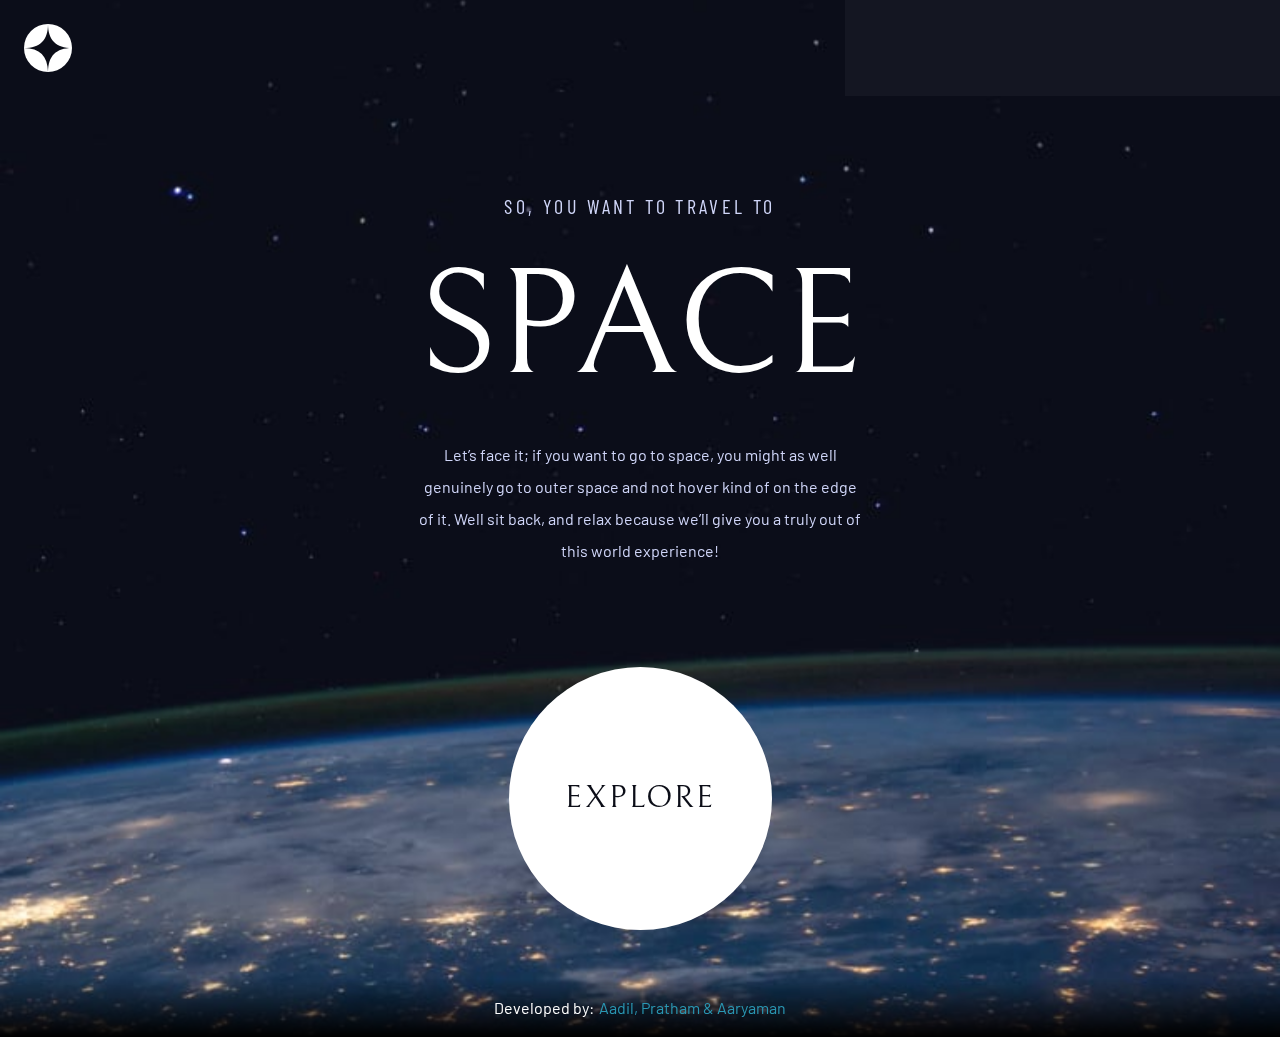
<file: index.html>
<!DOCTYPE html>
<html lang="en">
  <head>
    <meta property="og:type" content="website" />
    <meta property="og:title" content="Space Tourism - Turismo Espacial" />
    <meta
      property="og:description"
      content="Sente-se e relaxe, porque nós lhe daremos uma experiência verdadeiramente fora desse mundo."
    />
    <meta
      property="og:image"
      content="https://the-future-space-tourism.netlify.app/assets/preview/preview.png"
    />
    <meta property="og:image:width" content="1200" />
    <meta property="og:image:height" content="630" />
    <meta property="og:locale" content="pt_BR" />
    <meta property="og:url" content="the-future-space-tourism.netlify.app" />
    <meta property="og:site_name" content="Space Tourism" />

    <meta charset="UTF-8" />
    <meta name="viewport" content="width=device-width, initial-scale=1.0" />
    <meta
      name="keywords"
      content="Frontend-Mentor, Front-End, Challenge, CSS, HTML,
                JavaScript, Coding"
    />

    <link rel="stylesheet" type="text/css" href="./css/style.css" />
    <link
      rel="icon"
      type="image/png"
      sizes="32x32"
      href="./assets/favicon-32x32.png"
    />

    <script
      defer
      src="https://cdnjs.cloudflare.com/ajax/libs/jquery/3.6.3/jquery.min.js"
      integrity="sha512-STof4xm1wgkfm7heWqFJVn58Hm3EtS31XFaagaa8VMReCXAkQnJZ+jEy8PCC/iT18dFy95WcExNHFTqLyp72eQ=="
      crossorigin="anonymous"
      referrerpolicy="no-referrer"
    ></script>
    <script defer src="./js/script.js"></script>

    <title>Space tourism website</title>
  </head>
  <body id="home-page">
    <a class="logo" href="./index.html">
      <img src="./assets/shared/logo.svg" alt="Logo" />
    </a>
    <header class="header"></header>
    <main class="main-content">
      <section class="hero">
        <div class="container">
          <div class="hero__text">
            <h2 class="hero__text__subtitle">So, you want to travel to</h2>
            <h1 class="hero__text__title">Space</h1>
            <p class="hero__text__paragraph paragraph">
              Let’s face it; if you want to go to space, you might as well
              genuinely go to outer space and not hover kind of on the edge of
              it. Well sit back, and relax because we’ll give you a truly out of
              this world experience!
            </p>
          </div>
          <div class="hero__explore">
            <button onclick="window.location.href= './destination.html'">
              EXPLORE
            </button>
          </div>
        </div>
      </section>
    </main>
    <div class="development">
      Developed by:
      <a>Aadil, Pratham & Aaryaman</a>
    </div>
  </body>
</html>
</file>
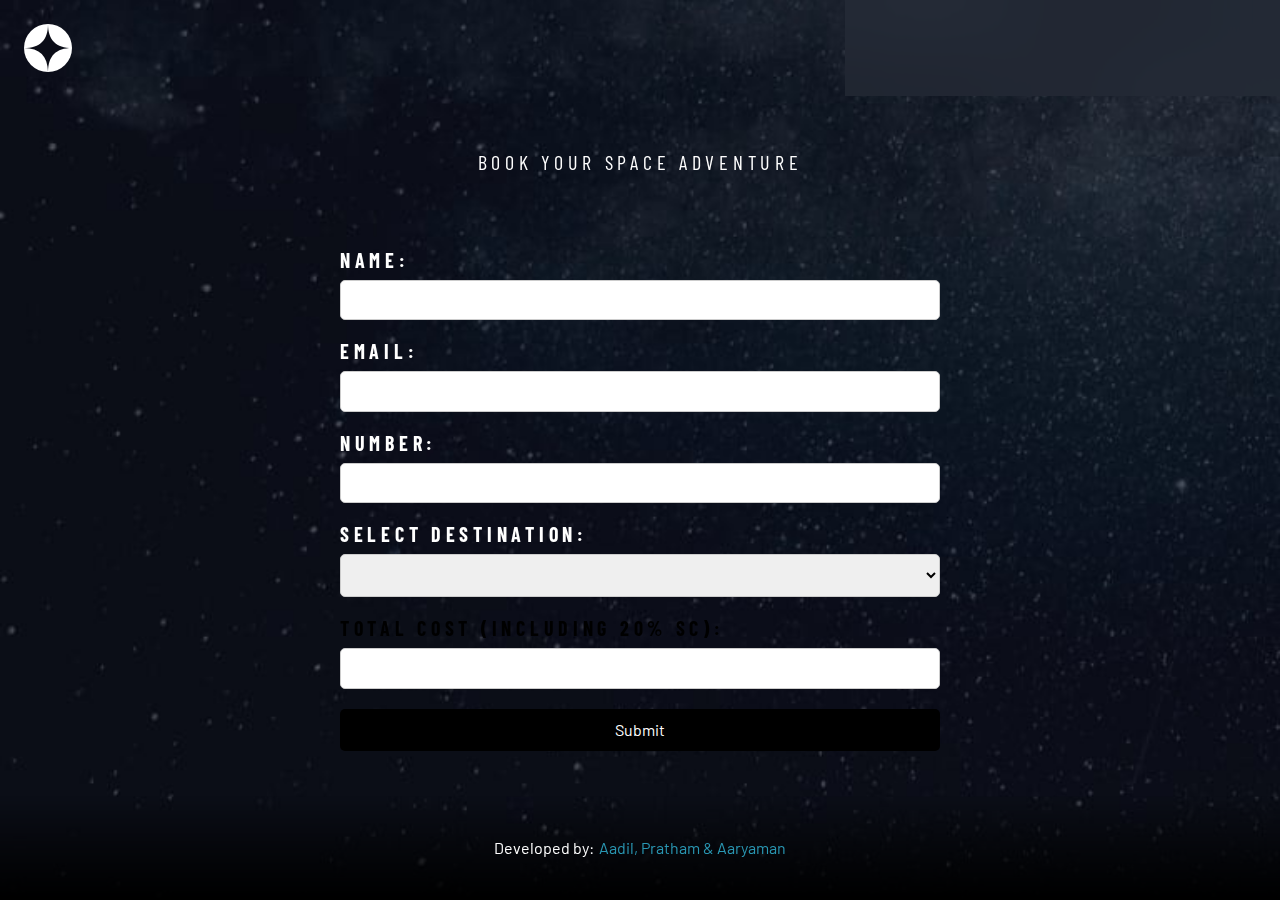
<file: booking.html>
<!DOCTYPE html>
<html lang="en">
  <head>
    <meta property="og:type" content="website" />
    <meta property="og:title" content="Space Tourism - Turismo Espacial" />
    <meta
      property="og:description"
      content="Sente-se e relaxe, porque nós lhe daremos uma experiência verdadeiramente fora desse mundo."
    />
    <meta
      property="og:image"
      content="https://the-future-space-tourism.netlify.app/assets/preview/preview.png"
    />
    <meta property="og:image:width" content="1200" />
    <meta property="og:image:height" content="630" />
    <meta property="og:locale" content="pt_BR" />
    <meta property="og:url" content="the-future-space-tourism.netlify.app" />
    <meta property="og:site_name" content="Space Tourism" />
    <meta charset="UTF-8" />
    <meta name="viewport" content="width=device-width, initial-scale=1.0" />
    <meta
      name="keywords"
      content="Frontend-Mentor, Front-End, Challenge, CSS, HTML, JavaScript, Coding"
    />
    <link rel="stylesheet" type="text/css" href="./css/style.css" />
    <link
      rel="icon"
      type="image/png"
      sizes="32x32"
      href="./assets/favicon-32x32.png"
    />
    <script
      defer
      src="https://cdnjs.cloudflare.com/ajax/libs/jquery/3.6.3/jquery.min.js"
      integrity="sha512-STof4xm1wgkfm7heWqFJVn58Hm3EtS31XFaagaa8VMReCXAkQnJZ+jEy8PCC/iT18dFy95WcExNHFTqLyp72eQ=="
      crossorigin="anonymous"
      referrerpolicy="no-referrer"
    ></script>
    <script defer src="./js/script.js"></script>
    <title>Space tourism website</title>
  </head>
  <body id="booking-page">
    <a class="logo" href="./index.html">
      <img src="./assets/shared/logo.svg" alt="Logo" />
    </a>
    <header class="header"></header>
    <main class="main-content">
      <section class="booking-form-section">
        <div class="container">
          <h1 class="subtitle">Book Your Space Adventure</h1>
          <div class="booking-form">
            <form id="bookingForm" action="process_booking.php" method="post">
              <div class="form-group">
                <label for="name" class="subtitle">Name:</label>
                <input type="text" id="name" name="name" required />
                <div id="nameError" class="error-message"></div>
              </div>
              <div class="form-group">
                <label for="email" class="subtitle">Email:</label>
                <input type="email" id="email" name="email" required />
                <div id="emailError" class="error-message"></div>
              </div>
              <div class="form-group">
                <label for="number" class="subtitle">Number:</label>
                <input type="text" id="number" name="number" required />
                <div id="numberError" class="error-message"></div>
              </div>
              <div class="form-group">
                <label for="destination" class="subtitle"
                  >Select Destination:</label
                >
                <select
                  id="destination"
                  name="destination"
                  onchange="calculateCost()"
                ></select>
              </div>
              <div class="form-group">
                <label for="cost" class="subtitle"
                  >Total Cost (including 20% SC):</label
                >
                <input type="text" id="cost" name="cost" readonly />
              </div>
              <button type="submit">Submit</button>
            </form>
          </div>
        </div>
      </section>
    </main>
    <div class="development">
      Developed by: <a>Aadil, Pratham & Aaryaman</a>
    </div>
  </body>
</html>
</file>
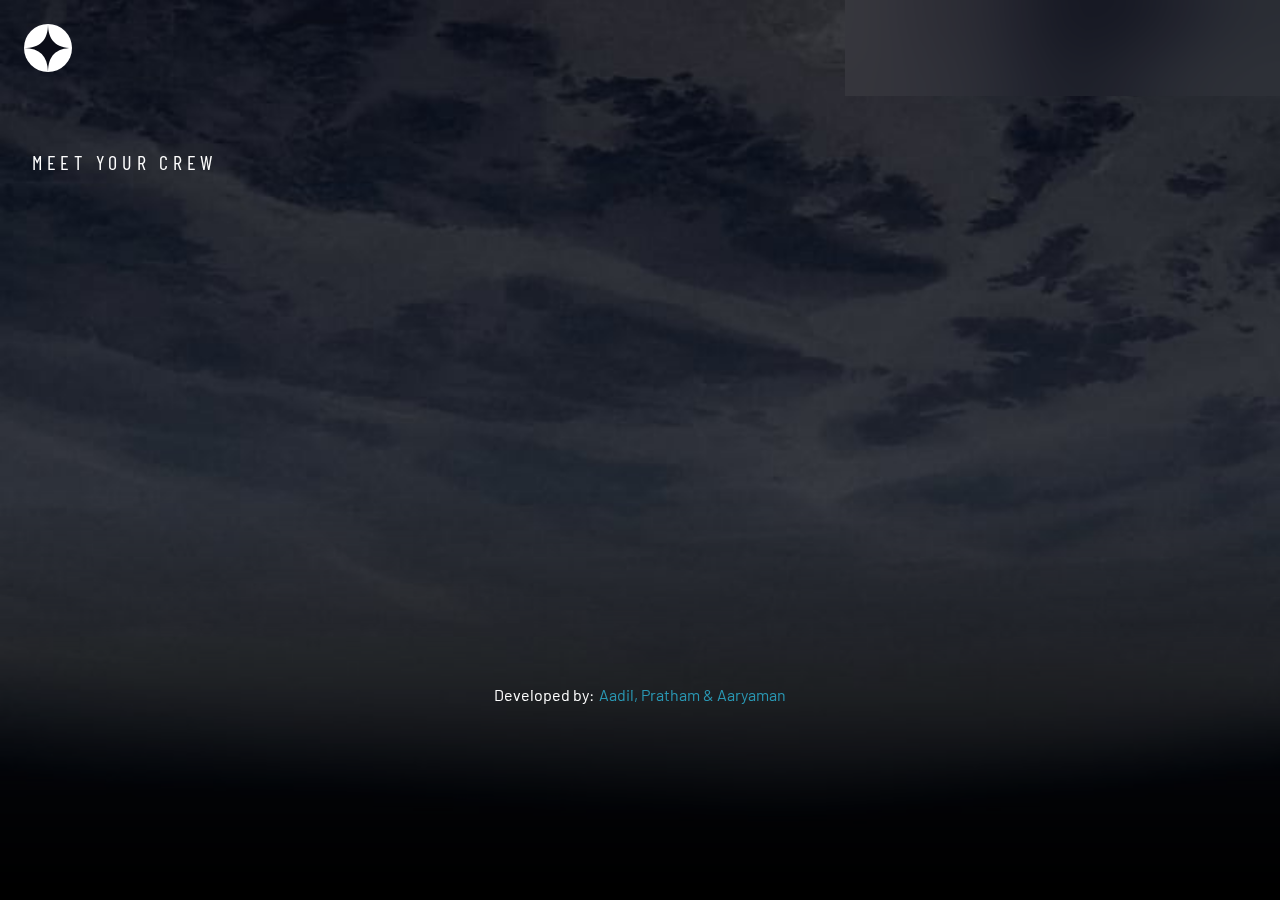
<file: crew.html>
<!DOCTYPE html>
<html lang="en">
  <head>
    <meta charset="UTF-8" />
    <meta name="viewport" content="width=device-width, initial-scale=1.0" />
    <meta
      name="keywords"
      content="Frontend-Mentor, Front-End, Challenge, CSS, HTML,
    JavaScript, Coding"
    />
    <meta
      name="description"
      content="Frontend Mentor - News homepage solution by Gabriel S. Evangelista"
    />
    <meta name="author" content="Gabriel Soares Evangelista" />

    <link
      rel="stylesheet"
      href="https://cdnjs.cloudflare.com/ajax/libs/OwlCarousel2/2.3.4/assets/owl.carousel.min.css"
      integrity="sha512-tS3S5qG0BlhnQROyJXvNjeEM4UpMXHrQfTGmbQ1gKmelCxlSEBUaxhRBj/EFTzpbP4RVSrpEikbmdJobCvhE3g=="
      crossorigin="anonymous"
      referrerpolicy="no-referrer"
    />
    <link
      rel="stylesheet"
      href="https://cdnjs.cloudflare.com/ajax/libs/OwlCarousel2/2.3.4/assets/owl.theme.default.min.css"
      integrity="sha512-sMXtMNL1zRzolHYKEujM2AqCLUR9F2C4/05cdbxjjLSRvMQIciEPCQZo++nk7go3BtSuK9kfa/s+a4f4i5pLkw=="
      crossorigin="anonymous"
      referrerpolicy="no-referrer"
    />
    <link rel="stylesheet" type="text/css" href="./css/style.css" />
    <link
      rel="icon"
      type="image/png"
      sizes="32x32"
      href="./assets/favicon-32x32.png"
    />

    <script
      defer
      src="https://cdnjs.cloudflare.com/ajax/libs/jquery/3.6.3/jquery.min.js"
      integrity="sha512-STof4xm1wgkfm7heWqFJVn58Hm3EtS31XFaagaa8VMReCXAkQnJZ+jEy8PCC/iT18dFy95WcExNHFTqLyp72eQ=="
      crossorigin="anonymous"
      referrerpolicy="no-referrer"
    ></script>
    <script
      defer
      src="https://cdnjs.cloudflare.com/ajax/libs/OwlCarousel2/2.3.4/owl.carousel.min.js"
      integrity="sha512-bPs7Ae6pVvhOSiIcyUClR7/q2OAsRiovw4vAkX+zJbw3ShAeeqezq50RIIcIURq7Oa20rW2n2q+fyXBNcU9lrw=="
      crossorigin="anonymous"
      referrerpolicy="no-referrer"
    ></script>
    <script defer src="./js/script.js"></script>
    <script defer src="./js/crew-slideshow-data.js"></script>

    <title>Space tourism website</title>
  </head>
  <body id="crew-page">
    <a class="logo" href="./index.html">
      <img src="./assets/shared/logo.svg" alt="Logo" />
    </a>
    <header class="header"></header>
    <main class="main-content">
      <section class="crew">
        <div class="container">
          <h1 class="crew__subtitle subtitle">MEET YOUR CREW</h1>
        </div>
        <div class="container">
          <div class="slideshow crew__slideshow owl-carousel owl-theme"></div>
        </div>
      </section>
    </main>
    <div class="development">
      Developed by:
      <a>Aadil, Pratham & Aaryaman</a>
    </div>
  </body>
</html>
</file>
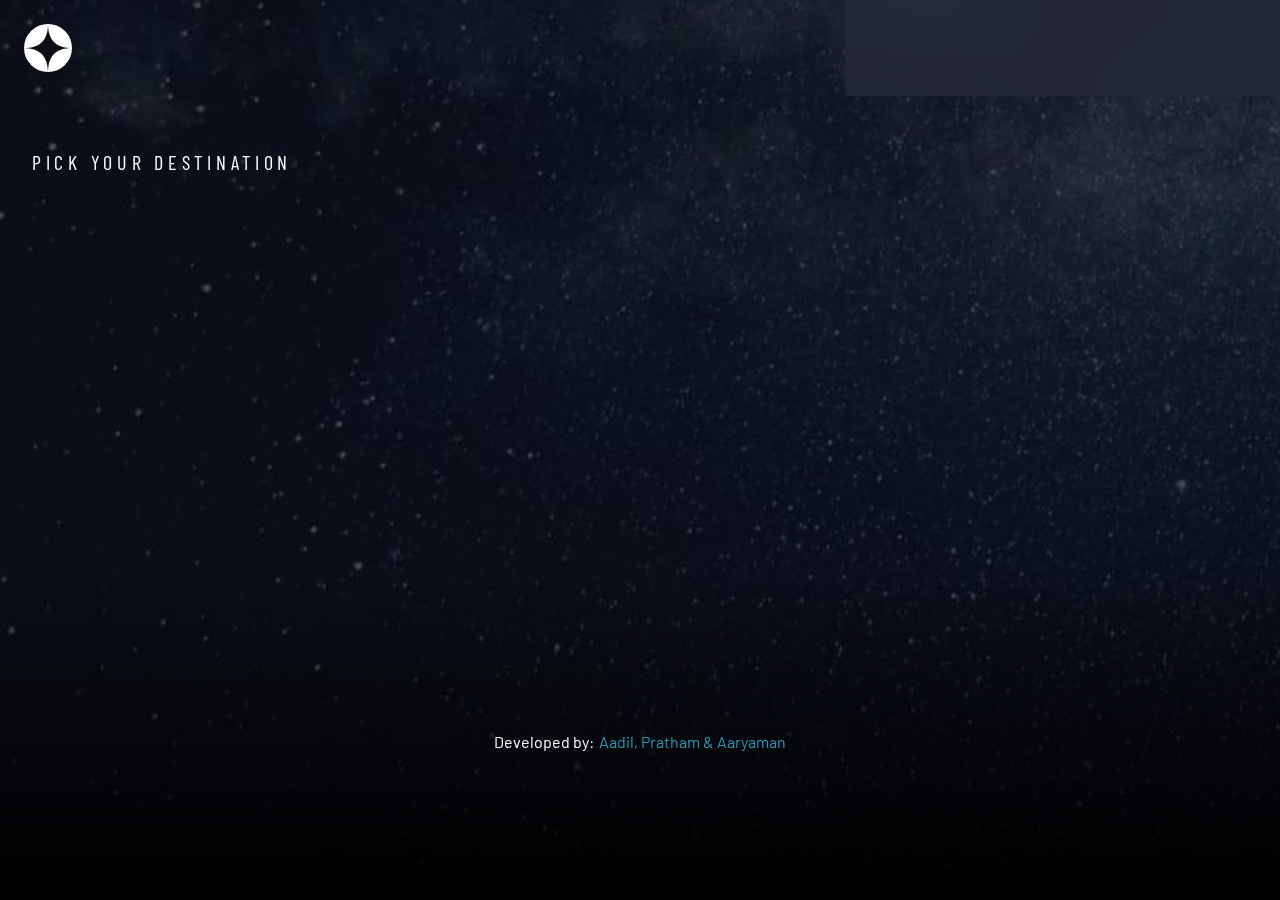
<file: destination.html>
<!DOCTYPE html>
<html lang="en">
  <head>
    <meta charset="UTF-8" />
    <meta name="viewport" content="width=device-width, initial-scale=1.0" />
    <meta
      name="keywords"
      content="Frontend-Mentor, Front-End, Challenge, CSS, HTML,
    JavaScript, Coding"
    />
    <meta
      name="description"
      content="Frontend Mentor - News homepage solution by Gabriel S. Evangelista"
    />
    <meta name="author" content="Gabriel Soares Evangelista" />

    <link
      rel="stylesheet"
      href="https://cdnjs.cloudflare.com/ajax/libs/OwlCarousel2/2.3.4/assets/owl.carousel.min.css"
      integrity="sha512-tS3S5qG0BlhnQROyJXvNjeEM4UpMXHrQfTGmbQ1gKmelCxlSEBUaxhRBj/EFTzpbP4RVSrpEikbmdJobCvhE3g=="
      crossorigin="anonymous"
      referrerpolicy="no-referrer"
    />
    <link
      rel="stylesheet"
      href="https://cdnjs.cloudflare.com/ajax/libs/OwlCarousel2/2.3.4/assets/owl.theme.default.min.css"
      integrity="sha512-sMXtMNL1zRzolHYKEujM2AqCLUR9F2C4/05cdbxjjLSRvMQIciEPCQZo++nk7go3BtSuK9kfa/s+a4f4i5pLkw=="
      crossorigin="anonymous"
      referrerpolicy="no-referrer"
    />
    <link rel="stylesheet" type="text/css" href="./css/style.css" />
    <link
      rel="icon"
      type="image/png"
      sizes="32x32"
      href="./assets/favicon-32x32.png"
    />

    <script
      defer
      src="https://cdnjs.cloudflare.com/ajax/libs/jquery/3.6.3/jquery.min.js"
      integrity="sha512-STof4xm1wgkfm7heWqFJVn58Hm3EtS31XFaagaa8VMReCXAkQnJZ+jEy8PCC/iT18dFy95WcExNHFTqLyp72eQ=="
      crossorigin="anonymous"
      referrerpolicy="no-referrer"
    ></script>
    <script
      defer
      src="https://cdnjs.cloudflare.com/ajax/libs/OwlCarousel2/2.3.4/owl.carousel.min.js"
      integrity="sha512-bPs7Ae6pVvhOSiIcyUClR7/q2OAsRiovw4vAkX+zJbw3ShAeeqezq50RIIcIURq7Oa20rW2n2q+fyXBNcU9lrw=="
      crossorigin="anonymous"
      referrerpolicy="no-referrer"
    ></script>
    <script defer src="./js/script.js"></script>
    <script defer src="./js/destination-slideshow-data.js"></script>

    <title>Space tourism website</title>
  </head>
  <body id="destination-page">
    <a class="logo" href="./index.html">
      <img src="./assets/shared/logo.svg" alt="Logo" />
    </a>
    <header class="header"></header>
    <main class="main-content">
      <section class="planets">
        <div class="container">
          <h1 class="planets__subtitle subtitle">Pick your destination</h1>
          <div
            class="slideshow planets__slideshow owl-carousel owl-theme"
          ></div>
        </div>
      </section>
    </main>
    <div class="development">
      Developed by:
      <a>Aadil, Pratham & Aaryaman</a>
    </div>
  </body>
</html>
</file>
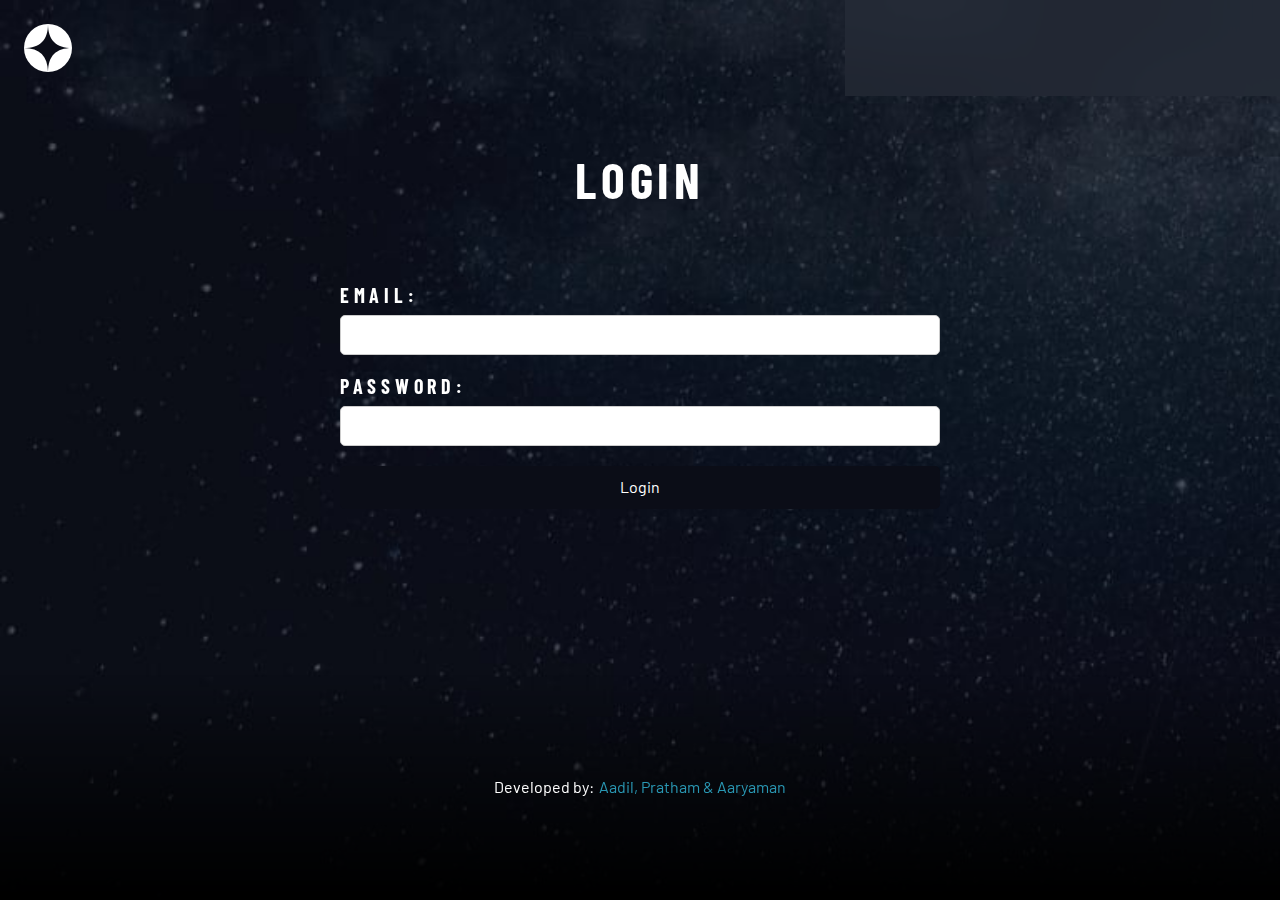
<file: login.html>
<!-- login.html -->

<!DOCTYPE html>
<html lang="en">
  <head>
    <meta property="og:type" content="website" />
    <meta property="og:title" content="Space Tourism - Turismo Espacial" />
    <meta
      property="og:description"
      content="Sente-se e relaxe, porque nós lhe daremos uma experiência verdadeiramente fora desse mundo."
    />
    <meta
      property="og:image"
      content="https://the-future-space-tourism.netlify.app/assets/preview/preview.png"
    />
    <meta property="og:image:width" content="1200" />
    <meta property="og:image:height" content="630" />
    <meta property="og:locale" content="pt_BR" />
    <meta property="og:url" content="the-future-space-tourism.netlify.app" />
    <meta property="og:site_name" content="Space Tourism" />
    <meta charset="UTF-8" />
    <meta name="viewport" content="width=device-width, initial-scale=1.0" />
    <meta
      name="keywords"
      content="Frontend-Mentor, Front-End, Challenge, CSS, HTML, JavaScript, Coding"
    />
    <link rel="stylesheet" type="text/css" href="./css/style.css" />
    <link
      rel="icon"
      type="image/png"
      sizes="32x32"
      href="./assets/favicon-32x32.png"
    />
    <script
      defer
      src="https://cdnjs.cloudflare.com/ajax/libs/jquery/3.6.3/jquery.min.js"
      integrity="sha512-STof4xm1wgkfm7heWqFJVn58Hm3EtS31XFaagaa8VMReCXAkQnJZ+jEy8PCC/iT18dFy95WcExNHFTqLyp72eQ=="
      crossorigin="anonymous"
      referrerpolicy="no-referrer"
    ></script>
    <script defer src="./js/script.js"></script>
    <title>Space tourism website</title>
  </head>
  <body id="login-page">
    <a class="logo" href="./index.html">
      <img src="./assets/shared/logo.svg" alt="Logo" />
    </a>
    <header class="header"></header>
    <main class="main-content">
      <section class="login-form-section">
        <div class="container">
          <h1 class="subtitle" id="login-text">Login</h1>
          <div class="login-form">
            <form id="loginForm" action="login.php" method="post">
              <div class="form-group">
                <label for="email" class="subtitle">Email:</label>
                <input type="email" id="email" name="email" required />
              </div>
              <div class="form-group">
                <label for="password" class="subtitle">Password:</label>
                <input type="password" id="password" name="password" required />
              </div>
              <button type="submit">Login</button>
            </form>
          </div>
        </div>
      </section>
    </main>
    <div class="development">
      Developed by: <a>Aadil, Pratham & Aaryaman</a>
    </div>
  </body>
</html>
</file>
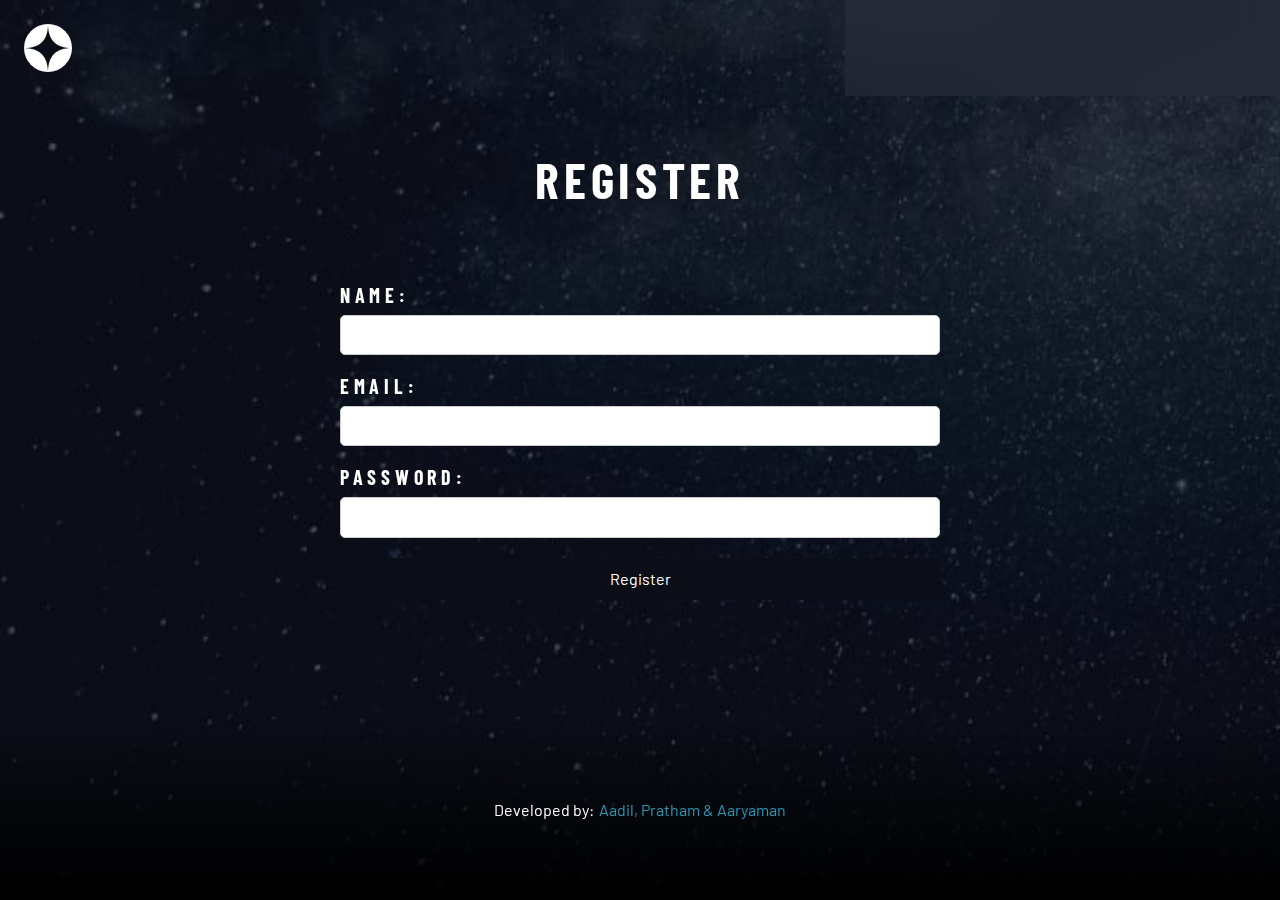
<file: register.html>
<!-- register.html -->

<!DOCTYPE html>
<html lang="en">
  <head>
    <meta property="og:type" content="website" />
    <meta property="og:title" content="Space Tourism - Turismo Espacial" />
    <meta
      property="og:description"
      content="Sente-se e relaxe, porque nós lhe daremos uma experiência verdadeiramente fora desse mundo."
    />
    <meta
      property="og:image"
      content="https://the-future-space-tourism.netlify.app/assets/preview/preview.png"
    />
    <meta property="og:image:width" content="1200" />
    <meta property="og:image:height" content="630" />
    <meta property="og:locale" content="pt_BR" />
    <meta property="og:url" content="the-future-space-tourism.netlify.app" />
    <meta property="og:site_name" content="Space Tourism" />
    <meta charset="UTF-8" />
    <meta name="viewport" content="width=device-width, initial-scale=1.0" />
    <meta
      name="keywords"
      content="Frontend-Mentor, Front-End, Challenge, CSS, HTML, JavaScript, Coding"
    />
    <link rel="stylesheet" type="text/css" href="./css/style.css" />
    <link
      rel="icon"
      type="image/png"
      sizes="32x32"
      href="./assets/favicon-32x32.png"
    />
    <script
      defer
      src="https://cdnjs.cloudflare.com/ajax/libs/jquery/3.6.3/jquery.min.js"
      integrity="sha512-STof4xm1wgkfm7heWqFJVn58Hm3EtS31XFaagaa8VMReCXAkQnJZ+jEy8PCC/iT18dFy95WcExNHFTqLyp72eQ=="
      crossorigin="anonymous"
      referrerpolicy="no-referrer"
    ></script>
    <script defer src="./js/script.js"></script>
    <title>Space tourism website</title>
  </head>
  <body id="register-page">
    <a class="logo" href="./index.html">
      <img src="./assets/shared/logo.svg" alt="Logo" />
    </a>
    <header class="header"></header>
    <main class="main-content">
      <section class="registration-form-section">
        <div class="container">
          <h1 class="subtitle" id="register-text">Register</h1>
          <div class="registration-form">
            <form id="registrationForm" action="register.php" method="post">
              <div class="form-group">
                <label for="name" class="subtitle">Name:</label>
                <input type="text" id="name" name="name" required />
              </div>
              <div class="form-group">
                <label for="email" class="subtitle">Email:</label>
                <input type="email" id="email" name="email" required />
              </div>
              <div class="form-group">
                <label for="password" class="subtitle">Password:</label>
                <input type="password" id="password" name="password" required />
              </div>
              <button type="submit">Register</button>
            </form>
          </div>
        </div>
      </section>
    </main>
    <div class="development">
      Developed by: <a>Aadil, Pratham & Aaryaman</a>
    </div>
  </body>
</html>
</file>
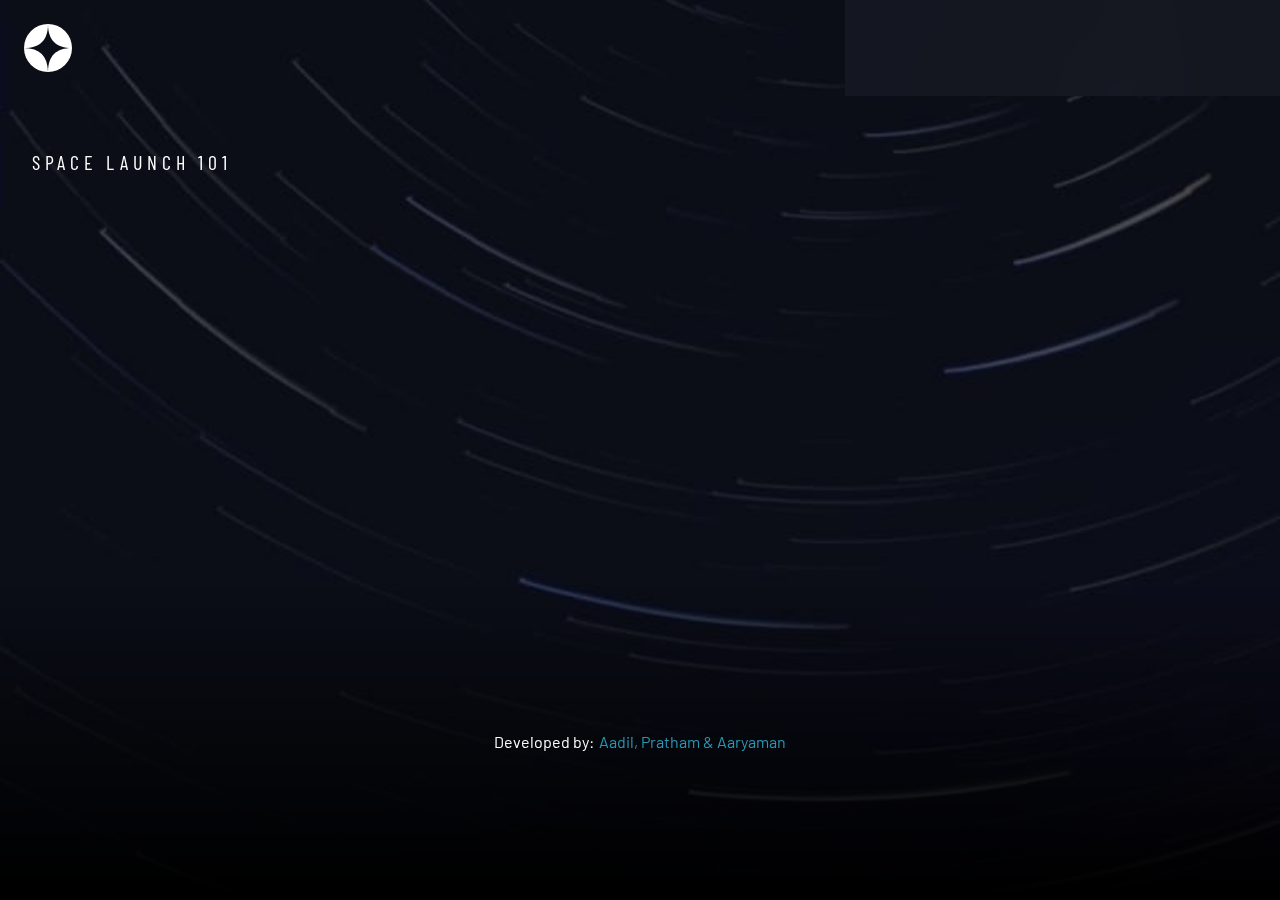
<file: technology.html>
<!DOCTYPE html>
<html lang="en">
  <head>
    <meta charset="UTF-8" />
    <meta name="viewport" content="width=device-width, initial-scale=1.0" />
    <meta
      name="keywords"
      content="Frontend-Mentor, Front-End, Challenge, CSS, HTML,
    JavaScript, Coding"
    />
    <meta
      name="description"
      content="Frontend Mentor - News homepage solution by Gabriel S. Evangelista"
    />
    <meta name="author" content="Gabriel Soares Evangelista" />

    <link
      rel="stylesheet"
      href="https://cdnjs.cloudflare.com/ajax/libs/OwlCarousel2/2.3.4/assets/owl.carousel.min.css"
      integrity="sha512-tS3S5qG0BlhnQROyJXvNjeEM4UpMXHrQfTGmbQ1gKmelCxlSEBUaxhRBj/EFTzpbP4RVSrpEikbmdJobCvhE3g=="
      crossorigin="anonymous"
      referrerpolicy="no-referrer"
    />
    <link
      rel="stylesheet"
      href="https://cdnjs.cloudflare.com/ajax/libs/OwlCarousel2/2.3.4/assets/owl.theme.default.min.css"
      integrity="sha512-sMXtMNL1zRzolHYKEujM2AqCLUR9F2C4/05cdbxjjLSRvMQIciEPCQZo++nk7go3BtSuK9kfa/s+a4f4i5pLkw=="
      crossorigin="anonymous"
      referrerpolicy="no-referrer"
    />
    <link rel="stylesheet" type="text/css" href="./css/style.css" />
    <link
      rel="icon"
      type="image/png"
      sizes="32x32"
      href="./assets/favicon-32x32.png"
    />

    <script
      defer
      src="https://cdnjs.cloudflare.com/ajax/libs/jquery/3.6.3/jquery.min.js"
      integrity="sha512-STof4xm1wgkfm7heWqFJVn58Hm3EtS31XFaagaa8VMReCXAkQnJZ+jEy8PCC/iT18dFy95WcExNHFTqLyp72eQ=="
      crossorigin="anonymous"
      referrerpolicy="no-referrer"
    ></script>
    <script
      defer
      src="https://cdnjs.cloudflare.com/ajax/libs/OwlCarousel2/2.3.4/owl.carousel.min.js"
      integrity="sha512-bPs7Ae6pVvhOSiIcyUClR7/q2OAsRiovw4vAkX+zJbw3ShAeeqezq50RIIcIURq7Oa20rW2n2q+fyXBNcU9lrw=="
      crossorigin="anonymous"
      referrerpolicy="no-referrer"
    ></script>
    <script defer src="./js/script.js"></script>
    <script defer src="./js/technology-slideshow-data.js"></script>

    <title>Space tourism website</title>
  </head>
  <body id="technology-page">
    <a class="logo" href="./index.html">
      <img src="./assets/shared/logo.svg" alt="Logo" />
    </a>
    <header class="header"></header>
    <main class="main-content">
      <section class="technology">
        <div class="container">
          <h1 class="technology__subtitle subtitle">Space Launch 101</h1>
        </div>
        <div class="container technology__slideshow">
          <div
            class="slideshow technology__slideshow owl-carousel owl-theme"
          ></div>
        </div>
      </section>
    </main>
    <div class="development">
      Developed by:
      <a>Aadil, Pratham & Aaryaman</a>
    </div>
  </body>
</html>
</file>
<file: css/style.css>
@import url("https://fonts.googleapis.com/css2?family=Bellefair&display=swap");
@import url("https://fonts.googleapis.com/css2?family=Barlow&display=swap");
@import url("https://fonts.googleapis.com/css2?family=Barlow+Condensed:wght@400;700&display=swap");
:root {
  --font-size-heading-primary: 15rem;
  --font-size-heading-secondary: 10rem;
  --font-size-heading-tertiary: 5.6rem;
  --font-size-heading-quaternary: 3.2rem;
  --font-size-heaging-quinary: 2.8rem;
  --font-size-subheading-primary: 2.8rem;
  --font-size-subheading-secondary: 1.4rem;
  --font-size-nav: 1.6rem;
  --font-size-body: 1.8rem;
}
@media (max-width: 1280px) {
  :root {
    --font-size-heading-secondary: 8rem;
    --font-size-heading-quinary: 2rem;
    --font-size-subheading-primary: 2rem;
    --font-size-subheading-secondary: 1.4rem;
    --font-size-subheading-tertiary: 2.4rem;
    --font-size-subheading-quaternary: 4rem;
    --font-size-nav: 1.4rem;
    --font-size-body: 1.6rem;
  }
}
@media (max-width: 767px) {
  :root {
    --font-size-heading-primary: 8rem;
    --font-size-heading-secondary: 5.6rem;
    --font-size-heading-quaternary: 2rem;
    --font-size-subheading-primary: 1.6rem;
    --font-size-subheading-quaternary: 2.4rem;
    --font-size-body: 1.5rem;
  }
}
* {
  margin: 0;
  padding: 0;
  box-sizing: border-box;
}
html {
  font-size: 62.5%;
}
body {
  width: 100%;
  max-width: 100vw;
  min-height: 100vh;
  font-family: "Barlow", sans-serf;
  font-weight: 400;
  font-size: var(--font-size-body);
  color: #d0d6f9;
  overflow-x: hidden;
}
#home-page {
  background: #0b0d17 url("./../assets/home/background-home-desktop.jpg")
    no-repeat center center;
  background-size: cover;
}
#destination-page {
  background: #0b0d17
    url("./../assets/destination/background-destination-desktop.jpg") no-repeat
    center center;
  background-size: cover;
}
#crew-page {
  background: #0b0d17 url("./../assets/crew/background-crew-desktop.jpg")
    no-repeat center center;
  background-size: cover;
}
#technology-page {
  background: #0b0d17
    url("./../assets/technology/background-technology-desktop.jpg") no-repeat
    center center;
  background-size: cover;
}
#booking-page {
  background: #0b0d17
    url("./../assets/destination/glowing-sky-sphere-orbits-starry-galaxy-generated-by-ai.jpg")
    no-repeat center center;
  background-size: cover;
}
#login-page {
  background: #0b0d17
    url("./../assets/destination/photorealistic-galaxy-background.jpg")
    no-repeat center center;
  background-size: cover;
}
#register-page {
  background: #0b0d17
    url("./../assets/destination/photorealistic-galaxy-background-2.jpg")
    no-repeat center center;
  background-size: cover;
}
@media (max-width: 1280px) {
  #home-page {
    background: #0b0d17 url("./../assets/home/background-home-tablet.jpg")
      no-repeat center center;
    background-size: cover;
  }
  #destination-page {
    background: #0b0d17
      url("./../assets/destination/background-destination-tablet.jpg") no-repeat
      center center;
    background-size: cover;
  }
  #crew-page {
    background: #0b0d17 url("./../assets/crew/background-crew-tablet.jpg")
      no-repeat center center;
    background-size: cover;
  }
  #technology-page {
    background: #0b0d17
      url("./../assets/technology/background-technology-tablet.jpg") no-repeat
      center center;
    background-size: cover;
  }
  #booking-page {
    background: #0b0d17
      url("./../assets/destination/background-destination-tablet.jpg") no-repeat
      center center;
    background-size: cover;
  }
  #login-page {
    background: #0b0d17
      url("./../assets/destination/background-destination-tablet.jpg") no-repeat
      center center;
    background-size: cover;
  }
  #register-page {
    background: #0b0d17
      url("./../assets/destination/background-destination-tablet.jpg") no-repeat
      center center;
    background-size: cover;
  }
}
@media (max-width: 767px) {
  #home-page {
    background: #0b0d17 url("./../assets/home/background-home-mobile.jpg")
      no-repeat center center;
    background-size: cover;
  }
  #destination-page {
    background: #0b0d17
      url("./../assets/destination/background-destination-mobile.jpg") no-repeat
      center center;
    background-size: cover;
  }
  #crew-page {
    background: #0b0d17 url("./../assets/crew/background-crew-mobile.jpg")
      no-repeat center center;
    background-size: cover;
  }
  #technology-page {
    background: #0b0d17
      url("./../assets/technology/background-technology-mobile.jpg") no-repeat
      center center;
    background-size: cover;
  }
  #booking-page {
    background: #0b0d17
      url("./../assets/destination/background-destination-mobile.jpg") no-repeat
      center center;
    background-size: cover;
  }
  #login-page {
    background: #0b0d17
      url("./../assets/destination/background-destination-mobile.jpg") no-repeat
      center center;
    background-size: cover;
  }
  #register-page {
    background: #0b0d17
      url("./../assets/destination/background-destination-mobile.jpg") no-repeat
      center center;
    background-size: cover;
  }
}
.subtitle {
  font-family: "Barlow Condensed", sans-serif;
  font-size: var(--font-size-subheading-primary);
  font-weight: 400;
  color: #fff;
  letter-spacing: 4.72px;
  text-transform: uppercase;
  margin: 10px 0 65px 0;
  text-align: left;
}
.subtitle span {
  color: rgba(255, 255, 255, 0.4);
  font-weight: 800;
  margin-right: 28px;
}
@media (max-width: 767px) {
  .subtitle {
    margin: 10px 0 40px 0;
    text-align: center;
  }
  .subtitle span {
    margin-right: 15px;
  }
}
.paragraph {
  line-height: 32px;
  max-width: 444px;
}
@media (max-width: 1280px) {
  .paragraph {
    margin: 0 auto;
    text-align: center;
  }
}
@media (max-width: 767px) {
  .pararagraph {
    line-height: 28px;
  }
}
.development {
  z-index: 1;
  bottom: 0;
  text-align: center;
  width: 100%;
  height: 100%;
  font-size: 1.6rem;
  display: flex;
  align-items: center;
  justify-content: center;
  gap: 5px;
  color: #fff;
  background-image: linear-gradient(rgba(255, 255, 255, 0) 0%, #000 100%);
  font-weight: 400;
  padding: 20px;
}
.development a {
  color: #2997b3;
}
.logo {
  display: flex;
  justify-content: center;
  align-items: center;
  flex-direction: column;
  height: 96px;
}
.logo img {
  width: 48px;
  height: 48px;
  display: block;
}
@media (max-width: 1280px) {
  .logo {
    align-items: flex-start;
    padding-left: 24px;
  }
}
@media (max-width: 767px) {
  .logo img {
    width: 40px;
    height: 40px;
  }
}
body {
  padding-top: 4rem;
  display: grid;
  grid-template-columns: 2fr 16fr;
  grid-template-rows: 96px auto auto;
  grid-template-areas:
    "logo header"
    "logo main"
    "development development";
}
body .logo {
  grid-area: logo;
}
body header {
  grid-area: header;
}
body main {
  margin-top: 8vh;
  grid-area: main;
}
body .development {
  grid-area: development;
}
@media (max-width: 1280px) {
  body {
    padding-top: 0;
    grid-template-columns: 1fr 4fr auto;
    grid-template-areas:
      "logo header"
      "main main"
      "development development";
  }
  body .logo {
    grid-area: logo;
  }
  body header {
    grid-area: header;
  }
  body main {
    margin-top: 5vh;
  }
}
@media (max-width: 767px) {
  body main {
    margin-top: 0vh;
  }
}
.container {
  width: 86%;
  max-width: 1440px;
  height: auto;
}
@media (min-width: 1442px) {
  .container {
    width: 80%;
    max-width: 1200px;
    margin: 0 auto;
  }
}
@media (max-width: 1280px) {
  .container {
    width: 100%;
    padding: 0 32px;
    margin: 0 auto;
  }
}
@media (max-width: 767px) {
  .container {
    padding: 0 24px;
  }
}
.header {
  position: relative;
  height: 96px;
}
.header .container {
  display: flex;
  justify-content: flex-end;
  align-items: stretch;
  height: 100%;
}
.header__icon {
  display: none;
}
.header:after {
  content: "";
  display: block;
  position: absolute;
  top: 0;
  bottom: 0;
  right: 0;
  width: 64vw;
  height: 100%;
  z-index: -1;
  background-color: rgba(255, 255, 255, 0.04);
  -webkit-backdrop-filter: blur(35px);
  backdrop-filter: blur(35px);
}
.header:before {
  content: "";
  display: block;
  position: absolute;
  top: 50%;
  transform: translateY(-50%);
  left: 0;
  width: 27vw;
  height: 1px;
  z-index: 1;
  background-color: rgba(255, 255, 255, 0.3);
}
.header__menu .header__icon--close {
  display: none;
}
.header__menu__list {
  display: flex;
  justify-content: center;
  align-items: stretch;
  list-style-type: none;
  gap: 48px;
  height: 100%;
}
.header__menu__list__item {
  display: flex;
  align-items: stretch;
  cursor: pointer;
  position: relative;
}
.header__menu__list__item.active:after {
  content: "";
  display: block;
  position: absolute;
  width: 100%;
  height: 3px;
  bottom: 0;
  background-color: #fff;
}
.header__menu__list__item:after {
  content: "";
  display: block;
  position: absolute;
  width: 100%;
  height: 3px;
  bottom: 0;
  background-color: none;
  transition: all 0.225s;
}
.header__menu__list__item:hover::after {
  background-color: #979797;
}
.header__menu__list__item a {
  font-weight: 400;
  font-size: var(--font-size-nav);
  font-family: "Barlow Condensed", sans-serif;
  color: #fff;
  text-decoration: none;
  text-transform: uppercase;
  letter-spacing: 2.7px;
  display: flex;
  justify-content: space-between;
  align-items: center;
  height: 100%;
  gap: 11px;
}
.header__menu__list__item a span {
  font-weight: 700;
}
@media (max-width: 1280px) {
  .header:after {
    width: 100%;
    max-width: 435px;
  }
  .header:before {
    display: none;
  }
  .header__menu__list {
    gap: 37px;
  }
  .header__menu__list__item a {
    letter-spacing: 2.36px;
  }
  .header__menu__list__item a span {
    display: none;
  }
}
@media (max-width: 767px) {
  .header .container {
    align-items: center;
  }
  .header__icon {
    width: 24px;
    height: auto;
    display: block;
    cursor: pointer;
  }
  .header:after {
    display: none;
  }
  .header__menu {
    top: 0;
    right: 0;
    height: 100vh;
    width: 70vw;
    position: fixed;
    z-index: 1000;
    display: flex;
    flex-direction: column;
    align-items: flex-end;
    background-color: rgba(255, 255, 255, 0.04);
    backdrop-filter: blur(35px);
    -webkit-backdrop-filter: blur(35px);
    transform: translateX(100%);
    transition: all 0.3s ease-in-out;
  }
  .header__menu.active {
    transform: translateX(0%);
  }
  .header__menu .header__icon--close {
    width: 19px;
    height: 19px;
    display: block;
    margin: 40px 25px 70px;
    cursor: pointer;
  }
  .header__menu__list {
    flex-direction: column;
    justify-content: flex-start;
    align-items: flex-start;
    gap: 26px;
    width: 100%;
    height: auto;
  }
  .header__menu__list__item {
    width: 100%;
  }
  .header__menu__list__item.active:after {
    content: "";
    display: block;
    position: absolute;
    width: 3px;
    height: 100%;
    right: 0;
    background-color: #fff;
  }
  .header__menu__list__item:after {
    display: none;
  }
  .header__menu__list__item a {
    padding: 5px 0 5px 35px;
    width: 100%;
    justify-content: flex-start;
  }
  .header__menu__list__item a span {
    display: block;
  }
}
#home-page .main-content {
  align-self: flex-end;
  margin-bottom: 14vh;
}
#home-page .main-content .hero {
  padding-bottom: 4px;
}
#home-page .main-content .hero .container {
  display: flex;
  justify-content: space-between;
}
#home-page .main-content .hero__text__subtitle {
  font-family: "Barlow Condensed", serif;
  font-size: var(--font-size-subheading-primary);
  font-weight: 400;
  color: #d0d6f9;
  letter-spacing: 4.75px;
  text-transform: uppercase;
}
#home-page .main-content .hero__text__title {
  font-family: "Bellefair", serif;
  font-size: var(--font-size-heading-primary);
  font-weight: 400;
  color: #fff;
  text-transform: uppercase;
  margin: 24px 0;
}
#home-page .main-content .hero__explore {
  align-self: flex-end;
}
#home-page .main-content .hero__explore button {
  display: flex;
  justify-content: center;
  align-items: center;
  outline: none;
  background: none;
  border: none;
  width: 274px;
  height: 274px;
  background-color: #fff;
  border-radius: 100%;
  position: relative;
  cursor: pointer;
  font-size: var(--font-size-heading-quaternary);
  font-weight: 400;
  font-family: "Bellefair", serif;
  color: #0b0d17;
  letter-spacing: 2px;
}
#home-page .main-content .hero__explore button:after {
  content: "";
  display: block;
  width: 274px;
  height: 274px;
  background-color: rgba(255, 255, 255, 0.1);
  position: absolute;
  border-radius: 100%;
  z-index: -1;
  transition: all 0.3s;
}
#home-page .main-content .hero__explore button:hover::after {
  width: 450px;
  height: 450px;
}
@media (min-width: 1442px) {
  #home-page .main-content {
    align-self: center;
    margin-bottom: 12vh;
  }
  #home-page .main-content .hero__explore {
    align-self: center;
    transform: translateX(-50%);
  }
}
@media (max-width: 1280px) {
  #home-page .main-content {
    align-self: flex-start;
    margin-top: 11vh;
    margin-bottom: 5vh;
  }
  #home-page .main-content .hero .container {
    text-align: center;
    flex-direction: column;
    justify-content: space-between;
    gap: 100px;
  }
  #home-page .main-content .hero__text__subtitle {
    font-size: var(--font-size-subheading-primary);
    letter-spacing: 3.38px;
  }
  #home-page .main-content .hero__explore {
    margin: 0 auto;
  }
  #home-page .main-content .hero__explore button {
    width: 263px;
    height: 263px;
  }
  #home-page .main-content .hero__explore button:after {
    width: 263px;
    height: 263px;
  }
  #home-page .main-content .hero__explore button:hover::after {
    width: 424px;
    height: 424px;
  }
}
@media (max-width: 767px) {
  #home-page .main-content {
    margin-top: 5vh;
    margin-bottom: 10vh;
  }
  #home-page .main-content .hero__text__subtitle {
    letter-spacing: 2.7px;
  }
  #home-page .main-content .hero__explore button {
    width: 150px;
    height: 150px;
  }
  #home-page .main-content .hero__explore button:after {
    width: 150px;
    height: 150px;
  }
  #home-page .main-content .hero__explore button:hover::after {
    width: 220px;
    height: 220px;
  }
}
#destination-page .main-content {
  margin-bottom: 12vh;
}
#destination-page .main-content .planets__slideshow__item {
  display: flex;
  justify-content: space-between;
  align-items: flex-end;
  max-width: 1113.59px;
  position: relative;
}
#destination-page .main-content .planets__slideshow__item__img {
  flex: 1 1;
  display: flex;
  justify-content: center;
  padding-right: 60px;
}
#destination-page .main-content .planets__slideshow__item__img img {
  display: block;
  width: 445px;
  height: auto;
}
#destination-page .main-content .planets__slideshow__item__text__title {
  font-family: "Bellefair", serif;
  font-size: var(--font-size-heading-secondary);
  font-weight: 400;
  color: #fff;
  text-transform: uppercase;
  text-shadow: 0px 0px 20px rgba(207, 207, 207, 0.6);
}
#destination-page .main-content .planets__slideshow__item__text__paragraph {
  margin: 18px 0 54px 0;
  line-height: 32px;
}
#destination-page .main-content .planets__slideshow__item__text__more {
  display: flex;
  text-transform: uppercase;
  justify-content: space-between;
  padding-top: 35px;
  border-top: 1px solid rgba(255, 255, 255, 0.4);
}
#destination-page .main-content .planets__slideshow__item__text__more div span {
  font-family: "Barlow Condensed", sans-serif;
  font-size: var(--font-size-subheading-secondary);
  font-weight: 400;
  letter-spacing: 2.36px;
  color: #d0d6f9;
  display: block;
  margin-bottom: 16px;
}
#destination-page .main-content .planets__slideshow__item__text__more div p {
  font-family: "Bellefair", serif;
  font-weight: 400;
  font-size: var(--font-size-subheading-primary);
  color: #fff;
}
#destination-page .owl-carousel.owl-loaded {
  max-width: 1113.59px;
}
#destination-page .owl-carousel .owl-dots {
  width: auto;
  right: 169px;
  position: absolute;
  margin: 0 auto;
  top: -37px;
}
#destination-page .owl-carousel .owl-dots .owl-dot {
  margin: 0 15px;
}
#destination-page .owl-carousel .owl-dots .owl-dot:last-child {
  margin-right: 0;
}
#destination-page .owl-carousel .owl-dots .owl-dot:first-child {
  margin-left: 0;
}
#destination-page .owl-carousel .owl-dots .owl-dot button {
  font-family: "Barlow Condensed", sans-serif;
  font-size: var(--font-size-nav);
  font-weight: 400;
  color: #d0d6f9;
  background: none;
  border: none;
  padding: 0;
  cursor: pointer;
  letter-spacing: 2.7px;
  display: block;
  padding-bottom: 12px;
  border-bottom: 3px solid transparent;
  transition: all 0.225s;
  text-transform: uppercase;
}
#destination-page .owl-carousel .owl-dots .owl-dot button:hover {
  border-bottom: 3px solid #979797;
}
#destination-page .owl-carousel .owl-dots .owl-dot.active button {
  color: #fff;
  border-bottom: 3px solid #fff;
}
@media (max-width: 1280px) {
  #destination-page .main-content {
    margin-bottom: 10vh;
  }
  #destination-page .main-content .planets__slideshow__item {
    gap: 100px;
    flex-direction: column;
    align-items: center;
    text-align: center;
  }
  #destination-page .main-content .planets__slideshow__item__img {
    padding-right: 0px;
    align-items: center;
  }
  #destination-page .main-content .planets__slideshow__item__img img {
    width: 300px;
    height: 300px;
  }
  #destination-page .main-content .planets__slideshow__item__text__paragraph {
    max-width: 573px;
  }
  #destination-page .main-content .planets__slideshow__item__text__more {
    width: 100%;
  }
  #destination-page .owl-carousel .owl-dots {
    right: 0;
    left: 0;
    top: 45%;
  }
}
@media (max-width: 767px) {
  #destination-page .main-content .planets__slideshow__item {
    gap: 80px;
    flex-direction: column;
    align-items: center;
    text-align: center;
  }
  #destination-page .main-content .planets__slideshow__item__img {
    padding-right: 0px;
    align-items: center;
  }
  #destination-page .main-content .planets__slideshow__item__img img {
    width: 170px;
    height: 170px;
  }
  #destination-page .main-content .planets__slideshow__item__text__paragraph {
    max-width: 573px;
  }
  #destination-page .main-content .planets__slideshow__item__text__more {
    width: 100%;
    flex-direction: column;
    align-items: center;
    gap: 30px;
  }
  #destination-page .main-content .planets__slideshow__item__text__more p {
    font-size: 28px !important;
  }
  #destination-page .owl-carousel .owl-dots {
    right: 0;
    left: 0;
    top: 27%;
  }
}
#crew-page .main-content .crew .container {
  position: relative;
}
#crew-page .main-content .crew__subtitle {
  position: absolute;
  top: 0;
  left: 0;
  margin: 10px 0;
}
#crew-page .main-content .crew__slideshow__item {
  display: flex;
  justify-content: space-between;
  align-items: flex-end;
  max-width: 1113.59px;
  height: 712px;
}
#crew-page .main-content .crew__slideshow__item__text__employee {
  margin-bottom: 225px;
}
#crew-page .main-content .crew__slideshow__item__text__employee__role {
  font-family: "Bellefair", serif;
  font-size: var(--font-size-heading-quaternary);
  font-weight: regular;
  text-transform: uppercase;
  color: rgba(255, 255, 255, 0.4);
}
#crew-page .main-content .crew__slideshow__item__text__employee__name {
  font-family: "Bellefair";
  font-size: var(--font-size-heading-tertiary);
  font-weight: 400;
  text-transform: uppercase;
  color: #fff;
  margin: 10px 0 20px 0;
}
#crew-page .main-content .crew__slideshow__item__img img {
  display: block;
}
#crew-page .main-content .crew__slideshow__item__img img#commander {
  width: auto;
  height: 712px;
}
#crew-page .main-content .crew__slideshow__item__img img#mission-specialist {
  width: auto;
  height: 654px;
}
#crew-page .main-content .crew__slideshow__item__img img#pilot {
  width: auto;
  height: 681px;
}
#crew-page .main-content .crew__slideshow__item__img img#flight-engineer {
  width: auto;
  height: 607px;
}
#crew-page .main-content .crew__slideshow__item__img img#cool-developer {
  width: auto;
  height: 800px;
}
#crew-page .owl-carousel.owl-loaded {
  max-width: 1113.59px;
}
#crew-page .owl-carousel .owl-dots {
  position: absolute;
  width: auto;
  left: 0;
  bottom: 75px;
}
#crew-page .owl-carousel .owl-dots .owl-dot {
  margin: 0 5px;
}
#crew-page .owl-carousel .owl-dots .owl-dot span {
  width: 15px;
  height: 15px;
  background-color: rgba(255, 255, 255, 0.2);
  transition: all 0.225s;
}
#crew-page .owl-carousel .owl-dots .owl-dot span:hover {
  background-color: #979797;
}
#crew-page .owl-carousel .owl-dots .owl-dot.active span {
  background-color: #fff;
}
#crew-page .owl-carousel .owl-dots .owl-dot:last-child {
  margin-right: 0;
}
#crew-page .owl-carousel .owl-dots .owl-dot:first-child {
  margin-left: 0;
}
@media (max-width: 1280px) {
  #crew-page .main-content {
    text-align: center;
  }
  #crew-page .main-content .crew__subtitle {
    margin-left: 32px;
  }
  #crew-page .main-content .crew__slideshow__item {
    align-items: center;
    height: auto;
    flex-direction: column;
    height: 999.19px;
  }
  #crew-page .main-content .crew__slideshow__item__text__employee {
    margin: 100px 0;
  }
  #crew-page .main-content .crew__slideshow__item__text__employee__name {
    font-size: var(--font-size-subheading-quaternary);
  }
  #crew-page .main-content .crew__slideshow__item__text__employee__paragraph {
    max-width: 592px;
  }
  #crew-page .main-content .crew__slideshow__item__img img#commander {
    height: 572px;
  }
  #crew-page .main-content .crew__slideshow__item__img img#mission-specialist {
    height: 532px;
  }
  #crew-page .main-content .crew__slideshow__item__img img#pilot {
    height: 532px;
  }
  #crew-page .main-content .crew__slideshow__item__img img#flight-engineer {
    height: 532px;
  }
  #crew-page .owl-carousel .owl-dots {
    left: 0;
    right: 0;
    top: 37%;
    height: 30px;
  }
  #crew-page .owl-carousel .owl-dots .owl-dot {
    margin: 0 15px;
  }
  #crew-page .owl-carousel .owl-dots .owl-dot span {
    width: 20px;
    height: 20px;
  }
}
@media (max-width: 767px) and (max-width: 1280px) {
  #crew-page .main-content {
    margin-bottom: 2vh;
  }
  #crew-page .main-content .crew__subtitle {
    margin-left: 0px;
    left: 0;
    right: 0;
  }
  #crew-page .main-content .crew__slideshow__item {
    justify-content: flex-start;
    gap: 70px;
    height: 700px;
  }
  #crew-page .main-content .crew__slideshow__item__text__employee {
    margin: 0 0;
  }
  #crew-page .main-content .crew__slideshow__item__text__employee__role {
    font-size: 16px !important;
  }
  #crew-page .main-content .crew__slideshow__item__text__employee__name {
    font-size: 24px !important;
  }
  #crew-page .main-content .crew__slideshow__item__text__employee__paragraph {
    max-width: 592px;
  }
  #crew-page .main-content .crew__slideshow__item__img {
    border-bottom: 1px solid rgba(255, 255, 255, 0.4);
    width: 100%;
    display: flex;
    justify-content: center;
    margin-top: 70px;
    order: -1;
  }
  #crew-page .main-content .crew__slideshow__item__img img#commander {
    height: 223px;
  }
  #crew-page .main-content .crew__slideshow__item__img img#mission-specialist {
    height: 223px;
  }
  #crew-page .main-content .crew__slideshow__item__img img#pilot {
    height: 223px;
  }
  #crew-page .main-content .crew__slideshow__item__img img#flight-engineer {
    height: 223px;
  }
  #crew-page .owl-carousel .owl-dots {
    left: 0;
    right: 0;
    top: 44%;
    height: 30px;
  }
  #crew-page .owl-carousel .owl-dots .owl-dot {
    margin: 0 10px;
  }
  #crew-page .owl-carousel .owl-dots .owl-dot span {
    width: 12px;
    height: 12px;
  }
}
#technology-page .main-content {
  margin-bottom: 12vh;
}
#technology-page .main-content .technology .container.technology__slideshow {
  display: flex;
  flex-direction: column;
  align-items: flex-end;
  width: 100%;
  padding-left: 90px;
}
#technology-page .main-content .technology__subtitle {
  align-self: flex-start;
  text-align: left;
}
#technology-page .main-content .technology__slideshow {
  display: flex;
  justify-content: flex-end;
  align-items: center;
}
#technology-page .main-content .technology__slideshow__item {
  display: flex;
  justify-content: flex-end;
  align-items: center;
  gap: 120px;
  max-width: 1113.59px;
}
#technology-page .main-content .technology__slideshow__item__text__subtitle {
  font-family: "Barlow Condensed", sans-serif;
  font-size: var(--font-size-nav);
  font-weight: 400;
  color: #d0d6f9;
  text-transform: uppercase;
  letter-spacing: 2.7px;
}
#technology-page .main-content .technology__slideshow__item__text__title {
  font-family: "Bellefair", serif;
  font-size: var(--font-size-heading-tertiary);
  font-weight: 400;
  color: #fff;
  text-transform: uppercase;
  margin: 10px 0 20px 0;
}
#technology-page .main-content .technology__slideshow__item__img {
  width: 515px;
  height: 527px;
}
#technology-page .main-content .technology__slideshow__item__img img {
  width: 100%;
  height: 100%;
  display: block;
  object-fit: cover;
}
#technology-page .owl-carousel.owl-loaded {
  max-width: 1113.59px;
}
#technology-page .owl-carousel .owl-dots {
  width: auto;
  position: absolute;
  top: 50%;
  transform: translateY(-50%);
  left: -15%;
  display: flex;
  flex-direction: column;
  margin: 0;
}
#technology-page .owl-carousel .owl-dots .owl-dot {
  margin: 15px 0;
}
#technology-page .owl-carousel .owl-dots .owl-dot:first-child {
  margin-top: 0;
}
#technology-page .owl-carousel .owl-dots .owl-dot:last-child {
  margin-bottom: 0;
}
#technology-page .owl-carousel .owl-dots .owl-dot button {
  font-family: "Bellefair", serif;
  font-size: var(--font-size-heading-quaternary);
  font-weight: 400;
  color: #fff;
  background: none;
  border: 1px solid rgba(255, 255, 255, 0.4);
  cursor: pointer;
  letter-spacing: 1px;
  display: block;
  width: 80px;
  height: 80px;
  border-radius: 100%;
  transition: all 0.225s;
}
#technology-page .owl-carousel .owl-dots .owl-dot button:hover {
  border: 1px solid #fff;
}
#technology-page .owl-carousel .owl-dots .owl-dot.active button {
  background-color: #fff;
  color: #0b0d17;
}
@media (min-width: 1442px) {
  #technology-page .main-content {
    margin-bottom: 12vh;
  }
  #technology-page .main-content .technology .container.technology__slideshow {
    padding-left: 0px;
  }
  #technology-page .main-content .technology__slideshow__item {
    max-width: 1200px;
  }
  #technology-page .owl-carousel.owl-loaded {
    max-width: 1200px;
  }
  #technology-page .owl-carousel .owl-dots {
    width: auto;
    position: absolute;
    top: 50%;
    transform: translateY(-50%);
    left: -8%;
    display: flex;
    flex-direction: column;
    margin: 0;
  }
}
@media (max-width: 1280px) {
  #technology-page .main-content {
    margin-bottom: 10vh;
    text-align: center;
  }
  #technology-page .main-content .technology__subtitle {
    text-align: left;
  }
  #technology-page .main-content .technology .container.technology__slideshow {
    padding: 0;
  }
  #technology-page .main-content .technology__slideshow {
    width: 100%;
  }
  #technology-page .main-content .technology__slideshow__item {
    width: 100%;
    gap: 150px;
    flex-direction: column;
    max-width: 100%;
  }
  #technology-page .main-content .technology__slideshow__item__text__title {
    font-size: var(--font-size-heading-quaternary);
  }
  #technology-page .main-content .technology__slideshow__item__img {
    width: 100%;
    height: 310px;
    order: -1;
  }
  #technology-page .owl-carousel {
    width: 100%;
    margin: 0 auto;
  }
  #technology-page .owl-carousel.owl-loaded {
    max-width: 100%;
  }
  #technology-page .owl-carousel .owl-dots {
    width: auto;
    top: 50%;
    left: 50%;
    right: 0;
    transform: translate(-50%, 0);
    flex-direction: row;
    margin: 0 auto;
    justify-content: center;
  }
  #technology-page .owl-carousel .owl-dots .owl-dot {
    margin: 0 15px;
  }
  #technology-page .owl-carousel .owl-dots .owl-dot:first-child {
    margin-left: 0;
  }
  #technology-page .owl-carousel .owl-dots .owl-dot:last-child {
    margin-right: 0;
  }
  #technology-page .owl-carousel .owl-dots .owl-dot button {
    width: 60px;
    height: 60px;
    font-size: var(----font-size-subheading-tertiary);
  }
}
@media (max-width: 767px) {
  #technology-page .main-content {
    margin-bottom: 8vh;
  }
  #technology-page .main-content .technology__subtitle {
    text-align: center;
  }
  #technology-page .main-content .technology__slideshow {
    width: 100%;
  }
  #technology-page .main-content .technology__slideshow__item {
    width: 100%;
    gap: 100px;
    flex-direction: column;
    max-width: 100%;
  }
  #technology-page .main-content .technology__slideshow__item__text__subtitle {
    font-size: 14px !important;
  }
  #technology-page .main-content .technology__slideshow__item__text__title {
    font-size: 24px !important;
  }
  #technology-page .main-content .technology__slideshow__item__text__paragraph {
    padding: 0 26px;
  }
  #technology-page .main-content .technology__slideshow__item__img {
    height: 170px;
  }
  #technology-page .owl-carousel .owl-dots {
    top: 38%;
  }
  #technology-page .owl-carousel .owl-dots .owl-dot {
    margin: 0 10px;
  }
  #technology-page .owl-carousel .owl-dots .owl-dot button {
    width: 40px;
    height: 40px;
    font-size: 16px !important;
  }
} /*! normalize.css v8.0.1 | MIT License | github.com/necolas/normalize.css */
html {
  line-height: 1.15;
  -webkit-text-size-adjust: 100%;
}
body {
  margin: 0;
}
main {
  display: block;
}
h1 {
  font-size: 2em;
  margin: 0.67em 0;
}
hr {
  box-sizing: content-box;
  height: 0;
  overflow: visible;
}
pre {
  font-family: monospace, monospace;
  font-size: 1em;
}
a {
  background-color: transparent;
}
abbr[title] {
  border-bottom: none;
  text-decoration: underline;
  text-decoration: underline dotted;
}
b,
strong {
  font-weight: bolder;
}
code,
kbd,
samp {
  font-family: monospace, monospace;
  font-size: 1em;
}
small {
  font-size: 80%;
}
sub,
sup {
  font-size: 75%;
  line-height: 0;
  position: relative;
  vertical-align: baseline;
}
sub {
  bottom: -0.25em;
}
sup {
  top: -0.5em;
}
img {
  border-style: none;
}
button,
input,
optgroup,
select,
textarea {
  font-family: inherit;
  font-size: 100%;
  line-height: 1.15;
  margin: 0;
}
button,
input {
  overflow: visible;
}
button,
select {
  text-transform: none;
}
button,
[type="button"],
[type="reset"],
[type="submit"] {
  -webkit-appearance: button;
}
button::-moz-focus-inner,
[type="button"]::-moz-focus-inner,
[type="reset"]::-moz-focus-inner,
[type="submit"]::-moz-focus-inner {
  border-style: none;
  padding: 0;
}
button:-moz-focusring,
[type="button"]:-moz-focusring,
[type="reset"]:-moz-focusring,
[type="submit"]:-moz-focusring {
  outline: 1px dotted ButtonText;
}
fieldset {
  padding: 0.35em 0.75em 0.625em;
}
legend {
  box-sizing: border-box;
  color: inherit;
  display: table;
  max-width: 100%;
  padding: 0;
  white-space: normal;
}
progress {
  vertical-align: baseline;
}
textarea {
  overflow: auto;
}
/* [type="checkbox"],
[type="radio"] {
  box-sizing: border-box;
  padding: 0;
} */
/* [type="number"]::-webkit-inner-spin-button,
[type="number"]::-webkit-outer-spin-button {
  height: auto;
}
[type="search"] {
  -webkit-appearance: textfield;
  outline-offset: -2px;
}
[type="search"]::-webkit-search-decoration {
  -webkit-appearance: none;
}
::-webkit-file-upload-button {
  -webkit-appearance: button;
  font: inherit;
} */
details {
  display: block;
}
summary {
  display: list-item;
}
template {
  display: none;
}
[hidden] {
  display: none;
}

/*----------------------------------------------BOOKING----------------------------------------------------*/
.booking-form-section .container {
  display: flex;
  justify-content: center;
  align-items: center;
  flex-direction: column;
}

.booking-form {
  width: 80%;
  max-width: 600px;
}

.booking-form form {
  text-align: left;
}

.booking-form .form-group {
  margin-bottom: 20px;
}

.booking-form label {
  display: block;
  margin-bottom: 8px;
  font-weight: bold;
}

.booking-form label[for="cost"] {
  color: black;
}

.booking-form input[type="text"],
.booking-form input[type="email"],
.booking-form input[type="number"],
.booking-form select,
.booking-form button[type="submit"] {
  width: 100%;
  padding: 10px;
  border: 1px solid #ccc;
  border-radius: 5px;
  font-size: 16px;
}

.booking-form select {
  cursor: pointer;
}

.booking-form button[type="submit"] {
  background-color: #000;
  color: #fff;
  padding: 12px 0;
  border: none;
  border-radius: 5px;
  font-size: 16px;
  cursor: pointer;
  transition: background-color 0.3s;
}

.booking-form button[type="submit"]:hover {
  background-color: #444;
}

/*----------------------------------------------LOGIN----------------------------------------------------*/

.login-form-section .container {
  display: flex;
  justify-content: center;
  align-items: center;
  flex-direction: column;
}

.login-form {
  width: 80%;
  max-width: 600px;
}

.login-form form {
  text-align: left;
}

.login-form .form-group {
  margin-bottom: 20px;
}

.login-form label {
  display: block;
  margin-bottom: 8px;
  font-weight: bold;
}

.login-form input[type="email"],
.login-form input[type="password"],
.login-form button[type="submit"] {
  width: 100%;
  padding: 10px;
  border: 1px solid #ccc;
  border-radius: 5px;
  font-size: 16px;
}

.login-form button[type="submit"] {
  background-color: #0b0d17;
  color: #fff;
  padding: 12px 0;
  border: none;
  border-radius: 5px;
  font-size: 16px;
  cursor: pointer;
  transition: background-color 0.3s;
}

#login-text {
  font-weight: bold;
  font-size: 50px;
}

/*----------------------------------------------REGISTER----------------------------------------------------*/

.registration-form-section .container {
  display: flex;
  justify-content: center;
  align-items: center;
  flex-direction: column;
}

.registration-form {
  width: 80%;
  max-width: 600px;
}

.registration-form form {
  text-align: left;
}

.registration-form .form-group {
  margin-bottom: 20px;
}

.registration-form label {
  display: block;
  margin-bottom: 8px;
  font-weight: bold;
}

.registration-form input[type="text"],
.registration-form input[type="email"],
.registration-form input[type="password"],
.registration-form button[type="submit"] {
  width: 100%;
  padding: 10px;
  border: 1px solid #ccc;
  border-radius: 5px;
  font-size: 16px;
}

.registration-form button[type="submit"] {
  background-color: #0b0d17;
  color: #fff;
  padding: 12px 0;
  border: none;
  border-radius: 5px;
  font-size: 16px;
  cursor: pointer;
  transition: background-color 0.3s;
}

.registration-form button[type="submit"]:hover {
  background-color: #0b0d30;
}

#register-text {
  font-weight: bold;
  font-size: 50px;
}
</file>
